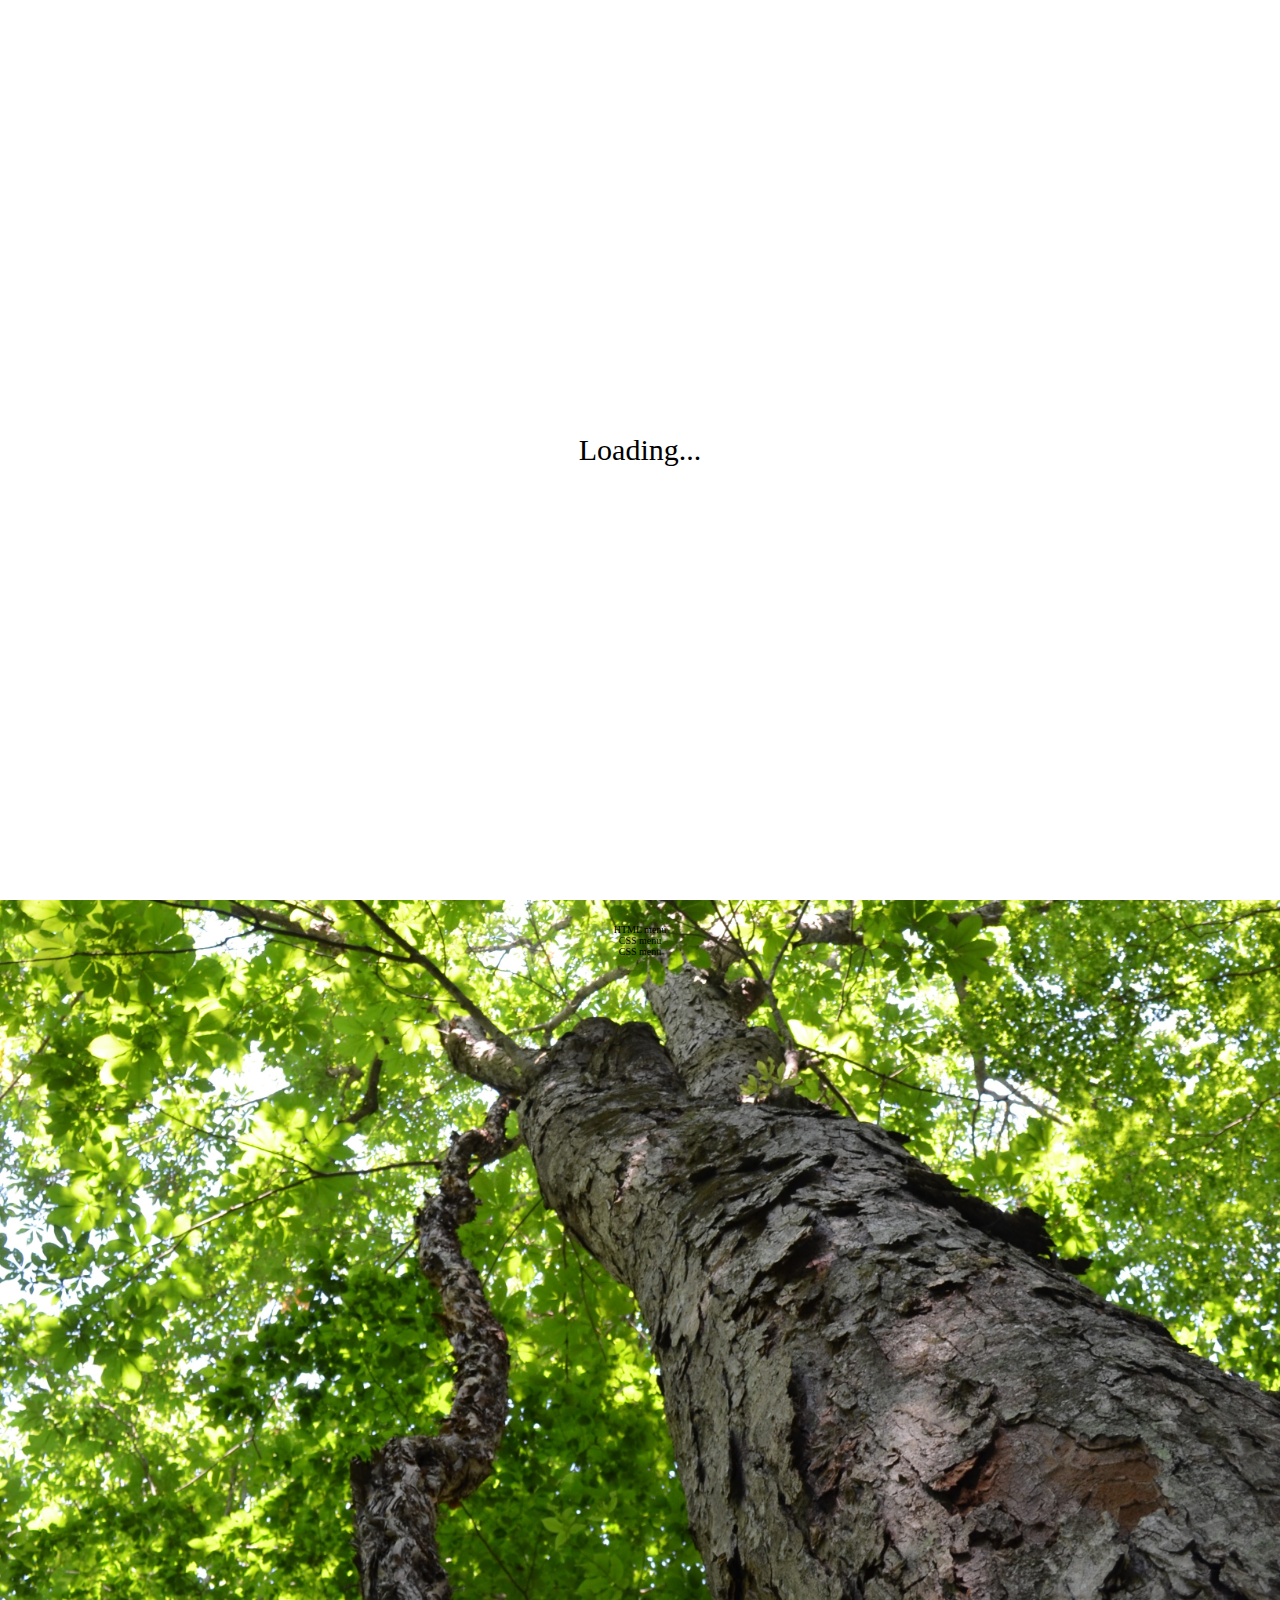
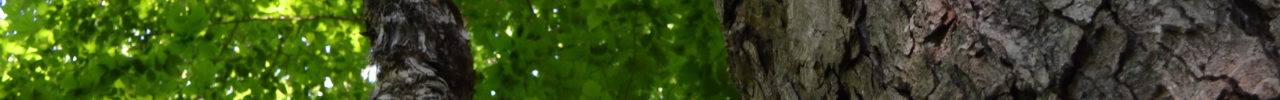
<file: index.html>
<!DOCTYPE html>
<html lang="ja">

<head>
  <meta charset="UTF-8">
  <meta name="viewport" content="width=device-width, initial-scale=1.0">
  <title>K-Dictionary</title>
  <link rel="stylesheet" href="css/style.css">
  <link rel="icon" href="favicon.ico" />
  <link rel="apple-touch-icon" href="image/apple-touch-icon.png" sizes="180×180">
  <script src="https://ajax.googleapis.com/ajax/libs/jquery/1.12.4/jquery.min.js"></script>
  <script>

  </script>
</head>

<body>
  <div id="loading" class="loading active">
    <div class="loadingText">Loading...</div>
  </div>
  <header class="header">
    <img src="image/logo-w.png" alt="K-Dictionary">
    <nav>
      <ul>
        <li><a href="">HTML</a></li>
        <li><a href="css.html">CSS</a></li>
        <li><a href="">JavaScript</a></li>
        <li><a href="about.html">ABOUT</a></li>
      </ul>
    </nav>

  </header>
  <div id="humberger">
    <div></div>
    <div></div>
    <div></div>
  </div>
  <ul class="h-menu">
    <li class="menu">～ Menu ～</li>
    <li class="item"><a href="">HTML</a></li>
    <li class="item
        "><a href="css.html">CSS</a></li>
    <li class="item"><a href="">JavaScript</a></li>
    <li class="item about"><a href="about.html">ABOUT</a></li>
  </ul>
  <div class="container_index">
    <h1>Kakedashi Dictionary</h1>
    <img src="/image/dictionary.png">
    <p>駆け出しによる　駆け出しのための Dictionary です　</p>
    <p>いつでも手に取ってご覧ください
    </p>
    <ul>
      <li><a href="">HTML</a></li>
      <li><a href="css.html">CSS</a></li>
      <li><a href="">JavaScript</a></li>
    </ul>
    <section class="contents-menu">
    <dl>
      <dt class="html-menu">HTML menu</dt>
      <dd>
        <ul class="main-ul">
          <li class="main-menu"><a href="">HTMLって何？</a></li>
          <li class="main-menu"><a href="">header</a></li>
          <li class="main-menu"><a href="">body</a></li>
          <li class="main-menu"><a href="">footer</a></li>
        </ul>
      </dd>
      <dt class="css-menu">CSS menu</dt>
      <dd>
        <ul class="main-ul">
          <li class="main-menu"><a href="">border</a></li>
          <li class="main-menu"><a href="">position</a></li>
          <li class="main-menu"><a href="">font-size</a></li>
        </ul>
      </dd>
      <dt class="java-menu">CSS menu</dt>
      <dd>
        <ul class="main-ul">
          <li class="main-menu"><a href="">border</a></li>
          <li class="main-menu"><a href="">position</a></li>
          <li class="main-menu"><a href="">font-size</a></li>
        </ul>
      </dd>
    </dl>
    </section>
  </div>
  <footer>
    <img class="logo" src="/image/3288.png">
    <ul>
      <li><a href="https://twitter.com/hitomidesu888"><img src="/image/twitter.png"></a></li>
      <li><a href="mailto:kakedashi.dictionary@gmail.com"><img src="/image/email.png"></a></li>
      <li></li>
    </ul>

    <p>© All rights reserved by Kakedashi Dictionary.</p>
  </footer>
  <script src="jquery.min.js"></script>
  <script>
    $(window).on('load', function () {
      setTimeout(function () {
        $('#loading').removeClass('active')
      }, 1000);
    })

    $('.h-menu').hide();
    $('#humberger').on('click', function () {
      $('.h-menu').slideToggle();
    })

    $('.h-menu').on('click', function () {
      $('.h-menu').slideToggle();
    })

    $('dd').hide();
    $('dt').on('click',function ()
    {
      $(this).next().slideToggle();
    })
  </script>
</body>

</html>
</file>
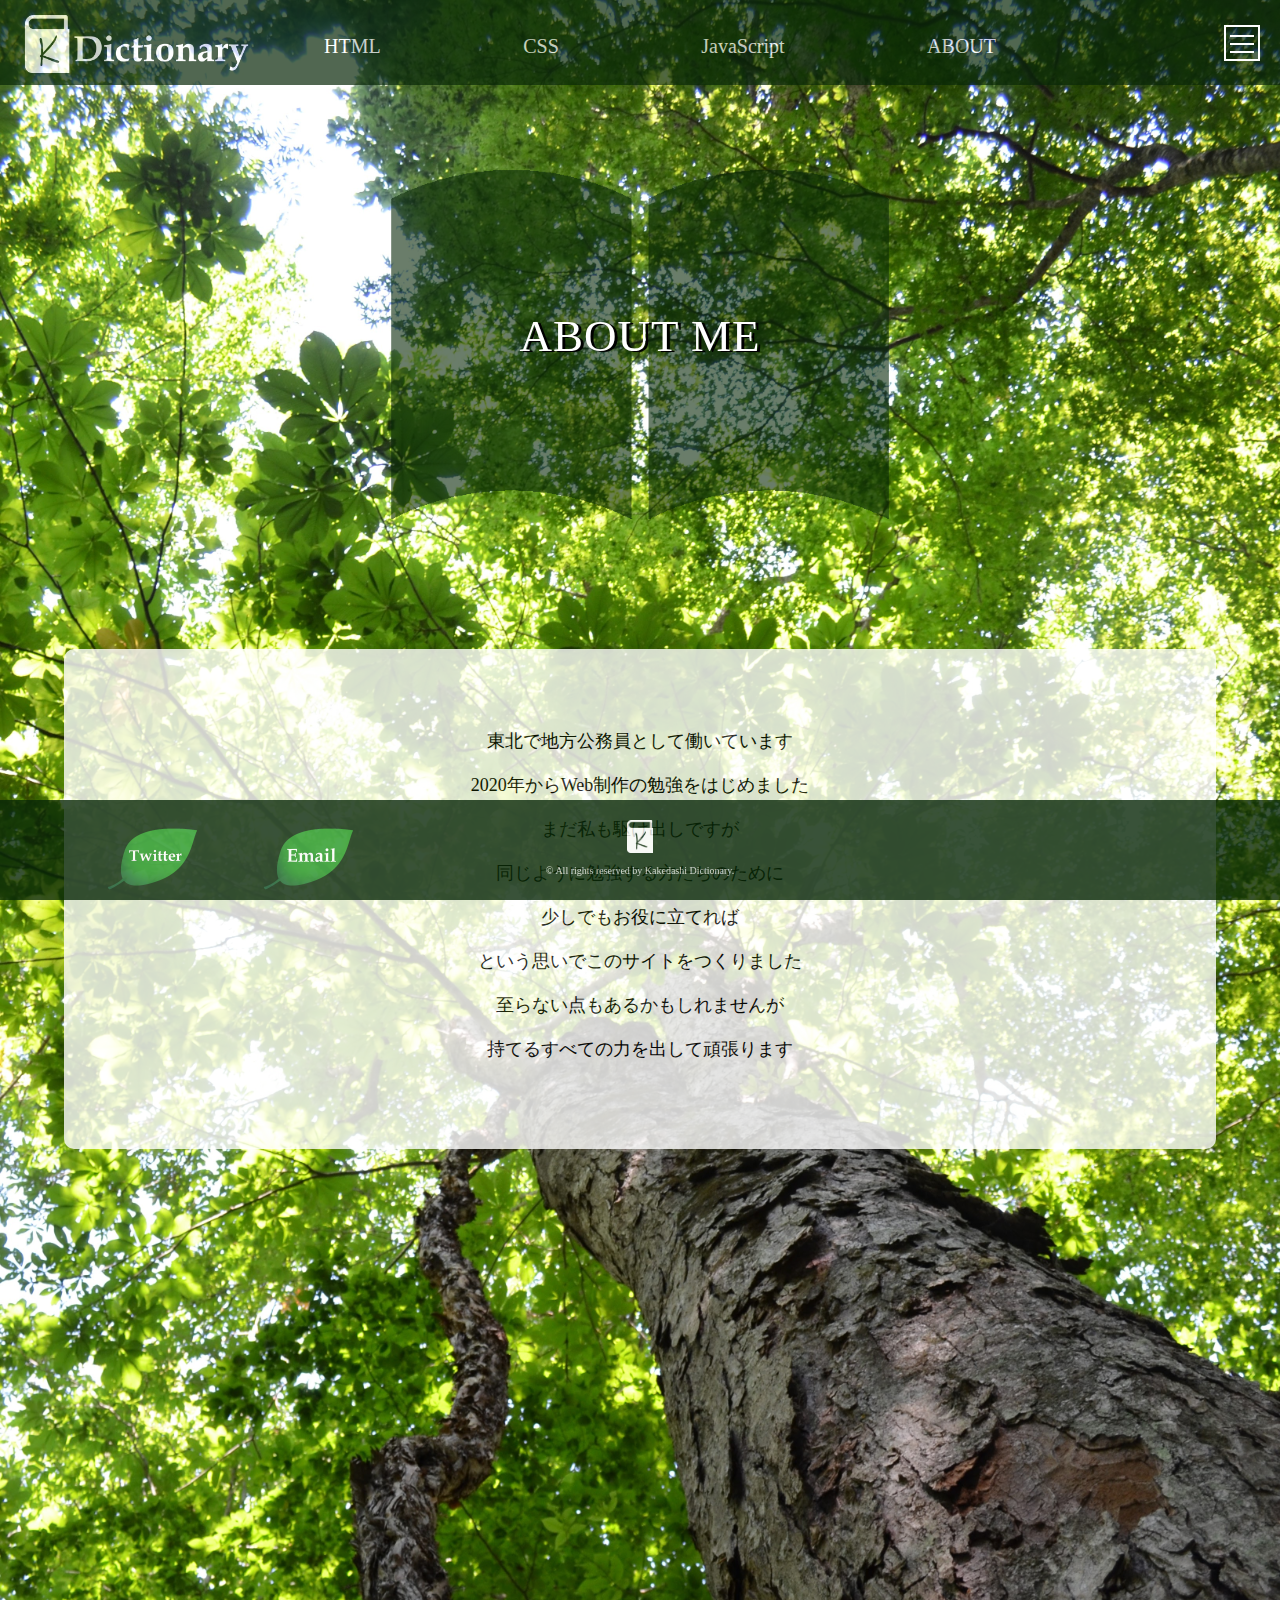
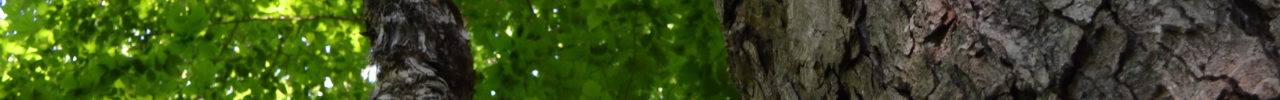
<file: about.html>
<!DOCTYPE html>
<html lang="ja">
  <head>
    <meta charset="UTF-8">
    <meta name="viewport" content="width=device-width, initial-scale=1.0">
    <title>K-Dictionary</title>
    <link rel="stylesheet" href="css/style.css">
    <link rel="icon" href="favicon.ico" />
    <link rel="apple-touch-icon" href="image/apple-touch-icon.png" sizes="180×180">
    <script src="https://ajax.googleapis.com/ajax/libs/jquery/1.12.4/jquery.min.js"></script>
    <script>
      
    </script>
  </head>
  <body>
      <header class="header">
        <a href="index.html"><img src="image/logo-w.png" alt="KAKEDASHI Dictionary"></a>
        <nav>
            <ul>
                <li><a href="">HTML</a></li>
                <li><a href="css.html">CSS</a></li>
                <li><a href="">JavaScript</a></li>
                <li><a href="">ABOUT</a></li>
            </ul>
        </nav>
        
      </header>

      <div id="humberger">
        <div></div>
        <div></div>
        <div></div>
      </div>
      <ul class="h-menu">
        <li class="menu">～ Menu ～</li>
        <li class="item"><a href="">HTML</a></li>
        <li class="item
        "><a href="css.html">CSS</a></li>
        <li class="item"><a href="">JavaScript</a></li>
        <li class="item"><a href="about.html">ABOUT</a></li>
    </ul>
  <div class="container_index">
    <h1 class="aboutme">ABOUT ME</h1>
    <img src="/image/dictionary.png">
    <div class="container-about">
      <p>東北で地方公務員として働いています</p>
      <p>2020年からWeb制作の勉強をはじめました</p>
      <p>まだ私も駆け出しですが</p>
      <p>同じように勉強する方たちのために</p>
      <p>少しでもお役に立てれば</p>
      <p>という思いでこのサイトをつくりました</p>
      <p>至らない点もあるかもしれませんが</p>
      <p>持てるすべての力を出して頑張ります</p>
      
    </div>
    
  </div>
  <footer>
    <img class="logo" src="/image/3288.png">
    <ul>
      <li><a href="https://twitter.com/hitomidesu888"><img src="/image/twitter.png"></a></li>
        <li><a href="mailto:kakedashi.dictionary@gmail.com"><img src="/image/email.png"></a></li>
      <li></li>
    </ul>
    
    <p>© All rights reserved by Kakedashi Dictionary.</p>
  </footer>
  <script src="jquery.min.js"></script>
  <script>
    $('.h-menu').hide();
    $('#humberger').on('click',function(){
      $('.h-menu').slideToggle();
    })

    $('#humberger').on('click',function(){
      $('.header').css('opacity',.9);

    })
    $('.h-menu').on('click',function(){
      $('.h-menu').slideToggle();
    })
  </script>
    </body>
</html>
</file>
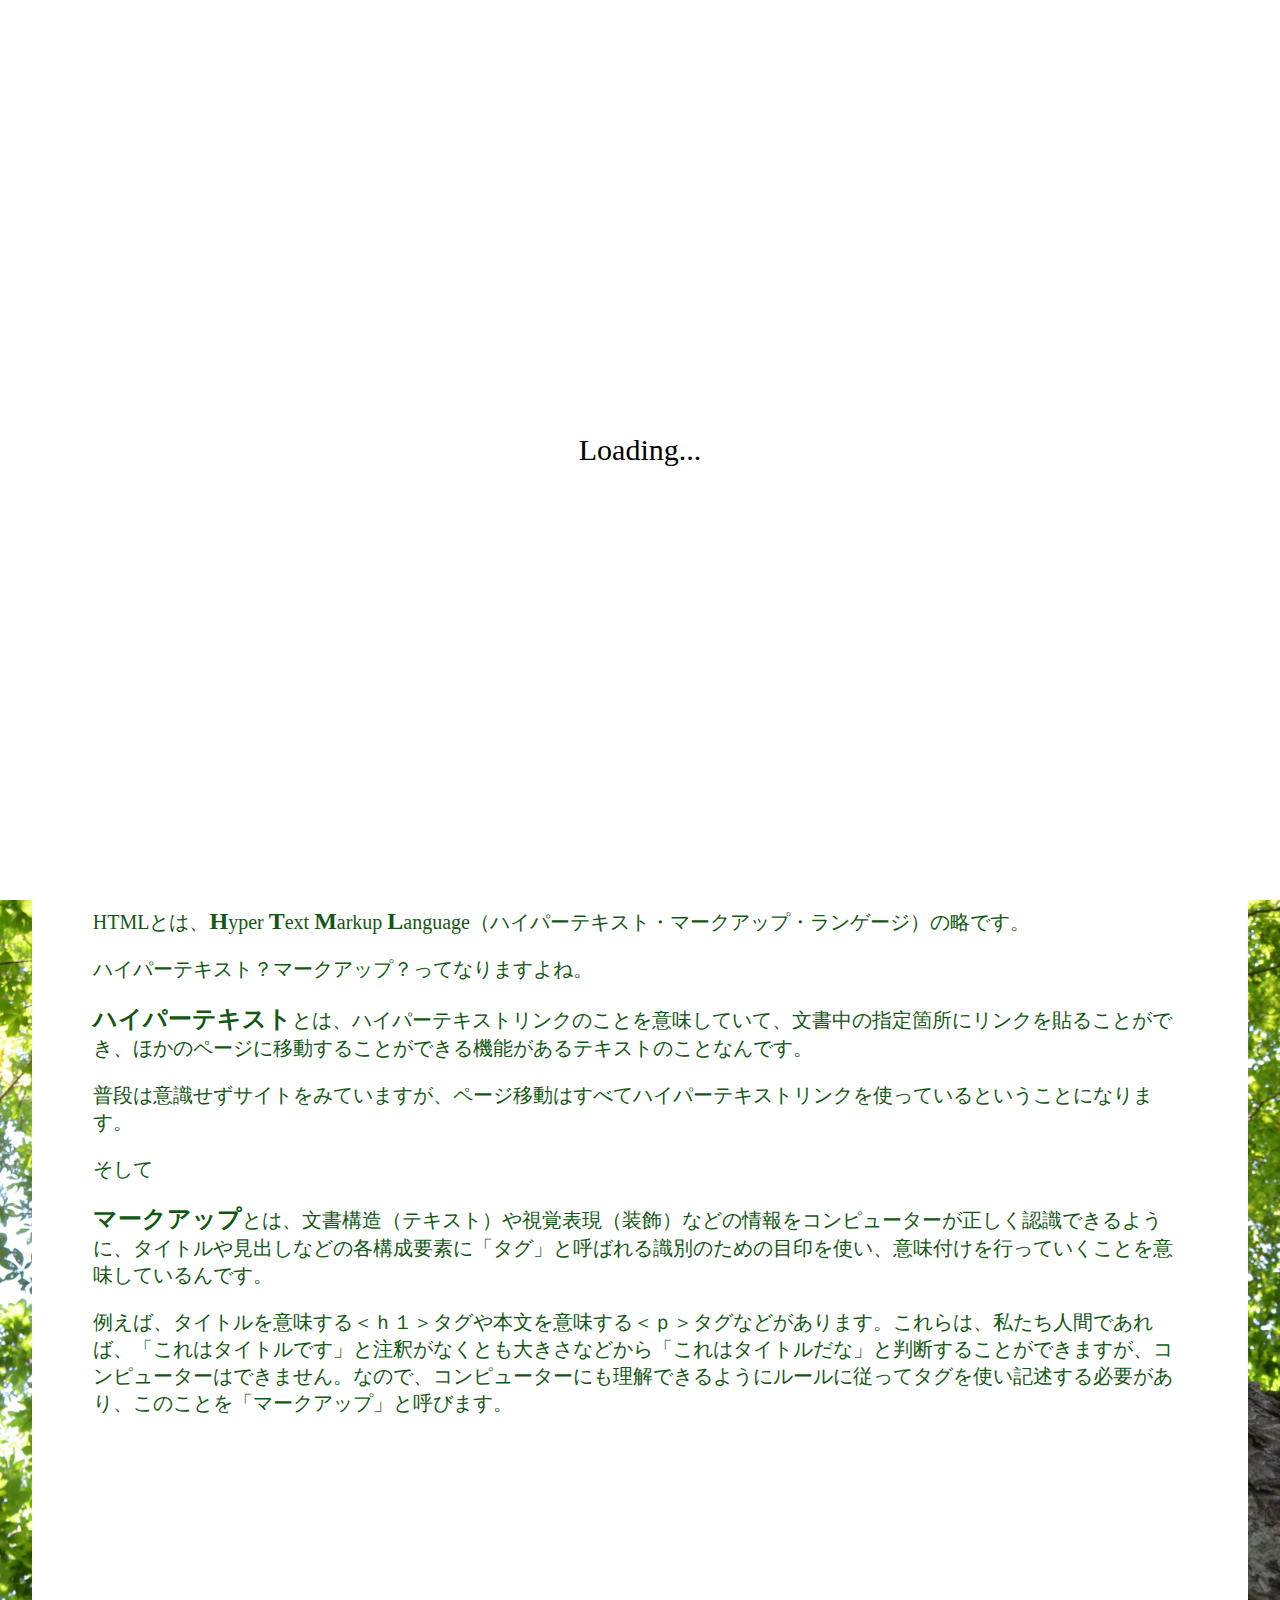
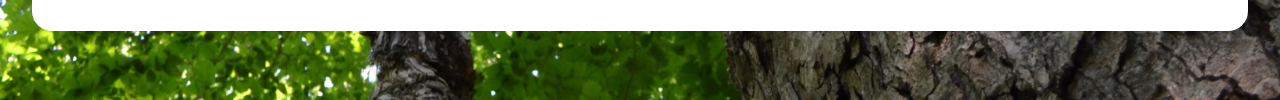
<file: abouthtml.html>
<!DOCTYPE html>
<html lang="ja">

<head>
  <meta charset="UTF-8">
  <meta name="viewport" content="width=device-width, initial-scale=1.0">
  <title>HTMLって何？</title>
  <link rel="stylesheet" href="css/style.css">
  <link rel="icon" href="favicon.ico" />
  <link rel="apple-touch-icon" href="image/apple-touch-icon.png" sizes="180×180">
  <script src="https://ajax.googleapis.com/ajax/libs/jquery/1.12.4/jquery.min.js"></script>
  <script>

  </script>
</head>

<body>
  <div id="loading" class="loading active">
    <div class="loadingText">Loading...</div>
  </div>
  <header class="header">
    <img src="image/logo-w.png" alt="K-Dictionary">
    <nav>
      <ul>
        <li><a href="">HTML</a></li>
        <li><a href="css.html">CSS</a></li>
        <li><a href="">JavaScript</a></li>
        <li><a href="about.html">ABOUT</a></li>
      </ul>
    </nav>

  </header>
  <div id="humberger">
    <div></div>
    <div></div>
    <div></div>
  </div>
  <ul class="h-menu">
    <li class="menu">～ Menu ～</li>
    <li class="item"><a href="html.html">HTML</a></li>
    <li class="item
        "><a href="css.html">CSS</a></li>
    <li class="item"><a href="javascript.html">JavaScript</a></li>
    <li class="item about"><a href="about.html">ABOUT</a></li>
  </ul>
  <div class="container_index">
    <h1>HTMLってなに？</h1>
    <img src="/image/dictionary.png">
    <p>ここではＨＴＭＬについて解説します</p>
    <p></p>
    <div class="section">
      <div>
        <h1>そもそも何の略？</h1>
        <p>HTMLとは、<span>H</span>yper <span>T</span>ext <span>M</span>arkup <span>L</span>anguage（ハイパーテキスト・マークアップ・ランゲージ）の略です。</p>
        <p>ハイパーテキスト？マークアップ？ってなりますよね。
        </p>
        <p><span>ハイパーテキスト</span>とは、ハイパーテキストリンクのことを意味していて、文書中の指定箇所にリンクを貼ることができ、ほかのページに移動することができる機能があるテキストのことなんです。</p>
        <p>普段は意識せずサイトをみていますが、ページ移動はすべてハイパーテキストリンクを使っているということになります。</p>
        <p>そして</p>
        <p><span>マークアップ</span>とは、文書構造（テキスト）や視覚表現（装飾）などの情報をコンピューターが正しく認識できるように、タイトルや見出しなどの各構成要素に「タグ」と呼ばれる識別のための目印を使い、意味付けを行っていくことを意味しているんです。</p>
        <p>例えば、タイトルを意味する＜ｈ１＞タグや本文を意味する＜ｐ＞タグなどがあります。これらは、私たち人間であれば、「これはタイトルです」と注釈がなくとも大きさなどから「これはタイトルだな」と判断することができますが、コンピューターはできません。なので、コンピューターにも理解できるようにルールに従ってタグを使い記述する必要があり、このことを「マークアップ」と呼びます。
        </p>
      </div>
    </div>
    
  </div>
  
  <footer>
    <img class="logo" src="/image/3288.png">
    <ul>
      <li><a href="https://twitter.com/hitomidesu888"><img src="/image/twitter.png"></a></li>
      <li><a href="mailto:kakedashi.dictionary@gmail.com"><img src="/image/email.png"></a></li>
      <li></li>
    </ul>

    <p>© All rights reserved by Kakedashi Dictionary.</p>
  </footer>
  <script src="jquery.min.js"></script>
  <script>
    $(window).on('load', function () {
      setTimeout(function () {
        $('#loading').removeClass('active')
      }, 1000);
    })

    $('.h-menu').hide();
    $('#humberger').on('click', function () {
      $('.h-menu').slideToggle();
    })

    $('.h-menu').on('click', function () {
      $('.h-menu').slideToggle();
    })

    $('.html-menu').on('click', function () {
      $('.html').slideToggle();
    })
  </script>
</body>

</html>
</file>
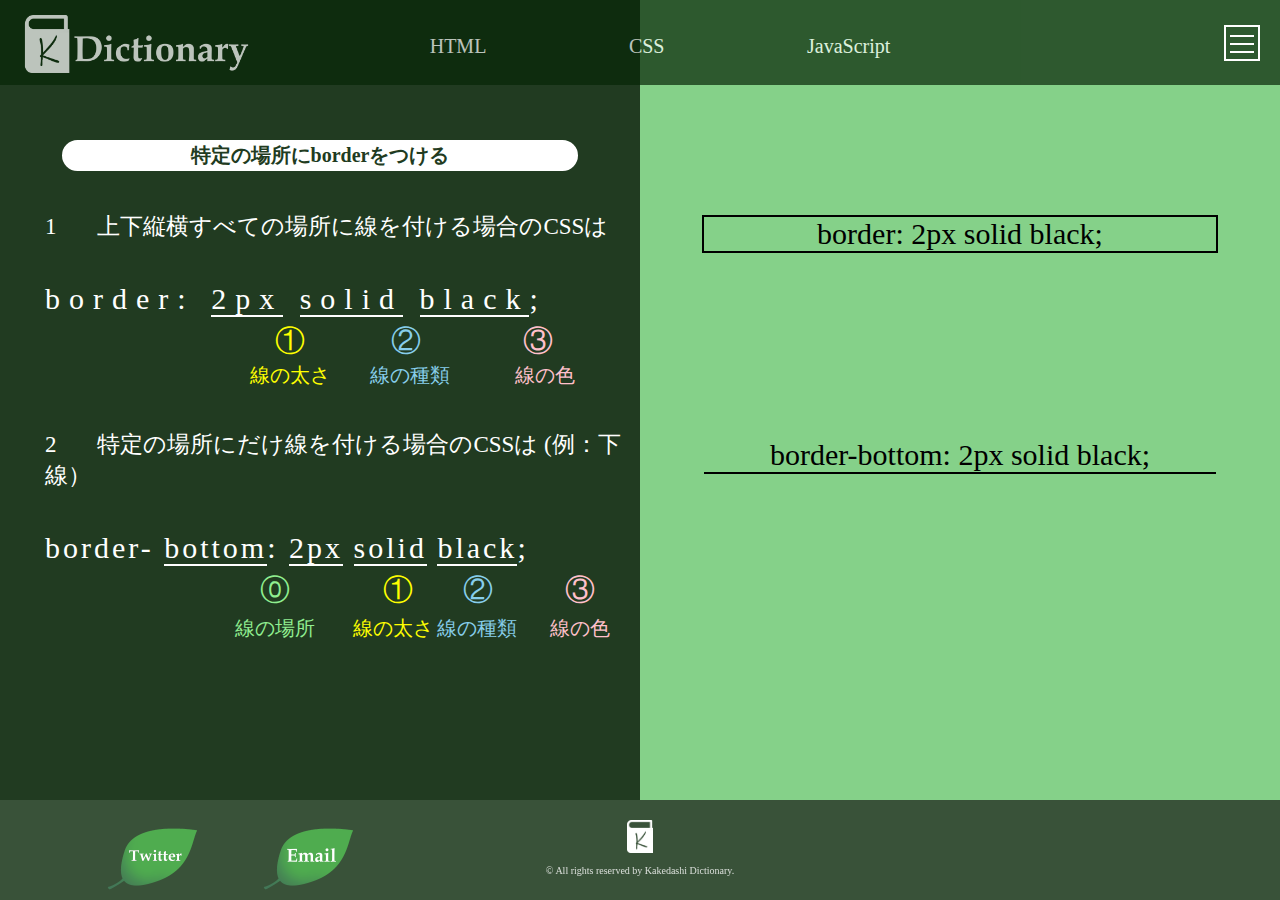
<file: border-position.html>
<!DOCTYPE html>
<html lang="ja">
  <head>
    <meta charset="UTF-8">
    <meta name="viewport" content="width=device-width, initial-scale=1.0">
    <title>NinjaCodePractice</title>
    <link rel="stylesheet" href="css/style.css">
  </head>
  <body>
    <header class="header">
      <a href="index.html"><img src="image/logo-w.png" alt="KAKEDASHI Dictionary"></a>
      <nav>
          <ul>
              <li><a href="">HTML</a></li>
              <li><a href="">CSS</a></li>
              <li><a href="">JavaScript</a></li>
          </ul>
      </nav>  
  </header>
  <div id="humberger">
    <div></div>
    <div></div>
    <div></div>
  </div>
  <ul class="h-menu">
    <li class="menu">～ Menu ～</li>
    <li class="item"><a href="">HTML</a></li>
    <li class="item
    "><a href="css.html">CSS</a></li>
    <li class="item"><a href="">JavaScript</a></li>
    <li class="item about"><a href="about.html">ABOUT</a></li>
</ul>
  <div class="container">
    <div class="code">
      <h1>
      特定の場所にborderをつける
      </h1>
      <p> 1⃣　上下縦横すべての場所に線を付ける場合のCSSは</p>
      <p class="css1">
      border: <span>2px</span> <span>solid</span> <span>black</span>;
      </p>
      <p class="css1-2">
        <span class="a1 border n1">①    </span>    <span class="a2 border n2">②  </span>    
        <span class="a3 border n3">③  </span>  
      </p>
      <p class="a1-1">
    　<span class="n1-word">線の太さ</span>
      <span class="n2-word">線の種類</span>
      <span class="n3-word">線の色</span>
      </p>
      <p> 2⃣　特定の場所にだけ線を付ける場合のCSSは (例：下線）</p>
      <p class="css2">
        border-
        <span class="nonrem">bottom</span>: 
        <span>2px</span>
        <span>solid</span>
        <span>black</span>;
      </p>
      <p class="css2-2">
        <span class="a0 border n0">⓪</span>
        <span class="a1 border n1">①</span>
        <span class="a2 border n2">②</span>
        <span class="a3 border n3">③</span>
      </p>
      <p class="a2-1">
        <span class="a0 border">線の場所</span>
      　<span class="a1 border">線の太さ</span>
        <span class="a2 border">線の種類</span>
        <span class="a3 border">線の色</span>
      </p>

      
    </div>
    <div class="hyouji">
      <p class="css1">
        border: 2px solid black;
      </p>
      <p class="css2">
        border-bottom: 2px solid black;
      </p>
     
   </div>
  </div>
  <footer>
    <img class="logo" src="/image/3288.png">
    <ul>
      <li><a href="https://twitter.com/hitomidesu888"><img src="/image/twitter.png"></a></li>
        <li><a href="mailto:kakedashi.dictionary@gmail.com"><img src="/image/email.png"></a></li>
      <li></li>
    </ul>
    
    <p>© All rights reserved by Kakedashi Dictionary.</p>
</footer>
<script src="jquery.min.js"></script>
  <script>
    $(window).on('load',function(){
      setTimeout(function(){
      $('#loading').removeClass('active')},1000);
    })

    $('.h-menu').hide();
    $('#humberger').on('click',function(){
      $('.h-menu').slideToggle();
    })

    $('#humberger').on('click',function(){
      $('.header').css('opacity',.9);

    })
    $('.h-menu').on('click',function(){
      $('.h-menu').slideToggle();
    })

  </script>
    </body>
</html>
</file>
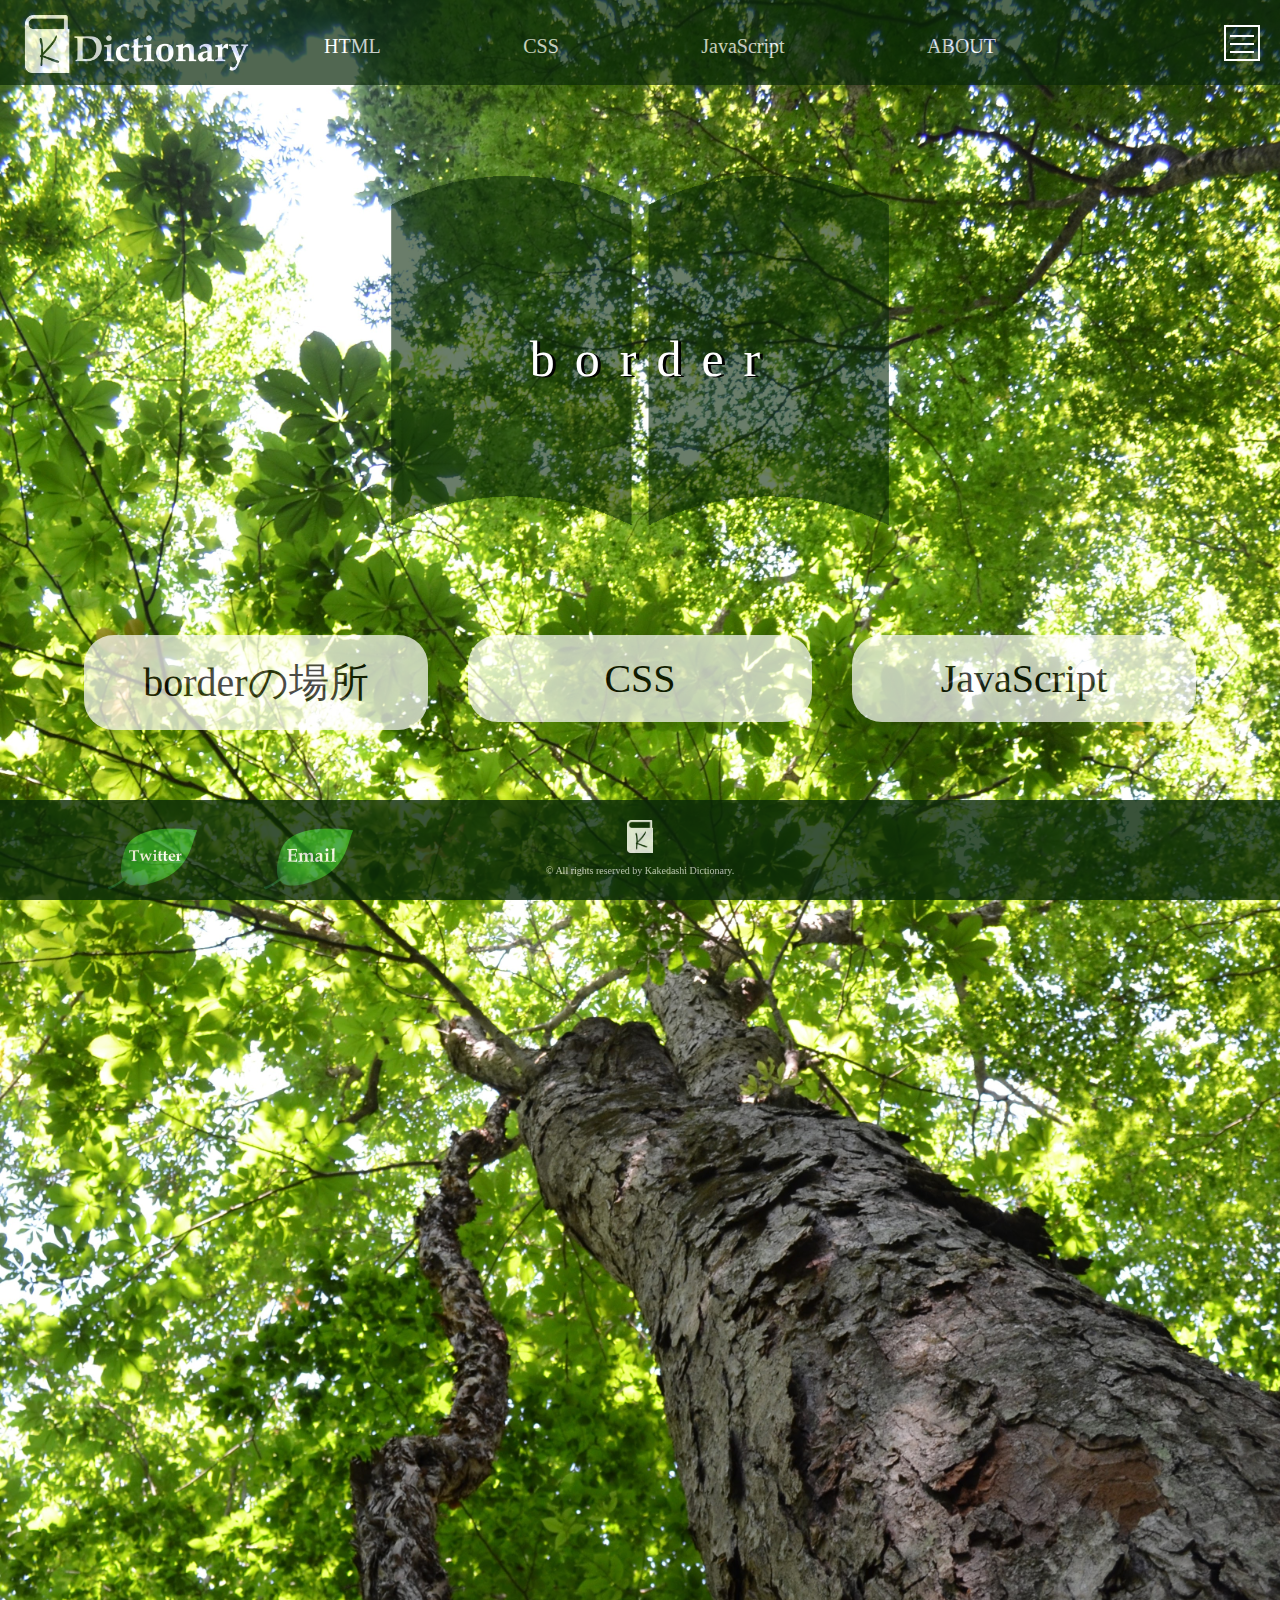
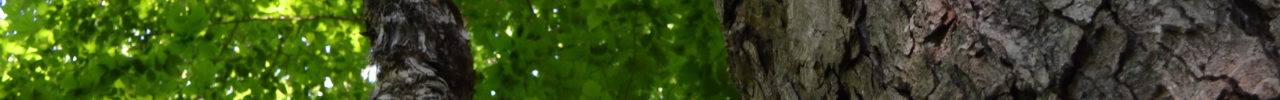
<file: css-border.html>
<!DOCTYPE html>
<html lang="ja">
<head>
  <meta charset="UTF-8">
  <meta name="viewport" content="width=device-width, initial-scale=1.0">
  <title>CSS</title>
  <link rel="stylesheet" href="css/style.css">
  <link rel="icon" href="favicon.ico">
</head>
<body>
  <body>
    <header class="header">
      <a href="index.html"><img src="image/logo-w.png" alt="KAKEDASHI Dictionary"></a>
      <nav>
          <ul>
              <li><a href="">HTML</a></li>
              <li><a href="css.html">CSS</a></li>
              <li><a href="">JavaScript</a></li>
              <li><a href="about.html">ABOUT</a></li>
          </ul>
      </nav>
      
  </header>

  <div id="humberger">
    <div></div>
    <div></div>
    <div></div>
  </div>
  <ul class="h-menu">
    <li class="menu">～ Menu ～</li>
    <li class="item"><a href="">HTML</a></li>
    <li class="item
    "><a href="css.html">CSS</a></li>
    <li class="item"><a href="">JavaScript</a></li>
    <li class="item"><a href="about.html">ABOUT</a></li>
</ul>
<div class="container_index">
  <h1 class="css-h1"> border</h1>
  <img src="/image/dictionary.png">
  <ul class="ul-css">
    <li><a href="border-position.html">borderの場所</a></li>
    <li><a href="">CSS</a></li>
    <li><a href="">JavaScript</a></li>
</ul>
</div>
<footer>
    <img class="logo" src="/image/3288.png">
    <ul>
      <li><a href="https://twitter.com/hitomidesu888"><img src="/image/twitter.png"></a></li>
        <li><a href="mailto:kakedashi.dictionary@gmail.com"><img src="/image/email.png"></a></li>
      <li></li>
    </ul>
    
    <p>© All rights reserved by Kakedashi Dictionary.</p>
</footer>
<script src="jquery.min.js"></script>
  <script>
    $('.h-menu').hide();
    $('#humberger').on('click',function(){
      $('.h-menu').slideToggle();
    })

    $('.h-menu').on('click',function(){
      $('.h-menu').slideToggle();
    })
    
  </script>
</body>
</html>
</file>
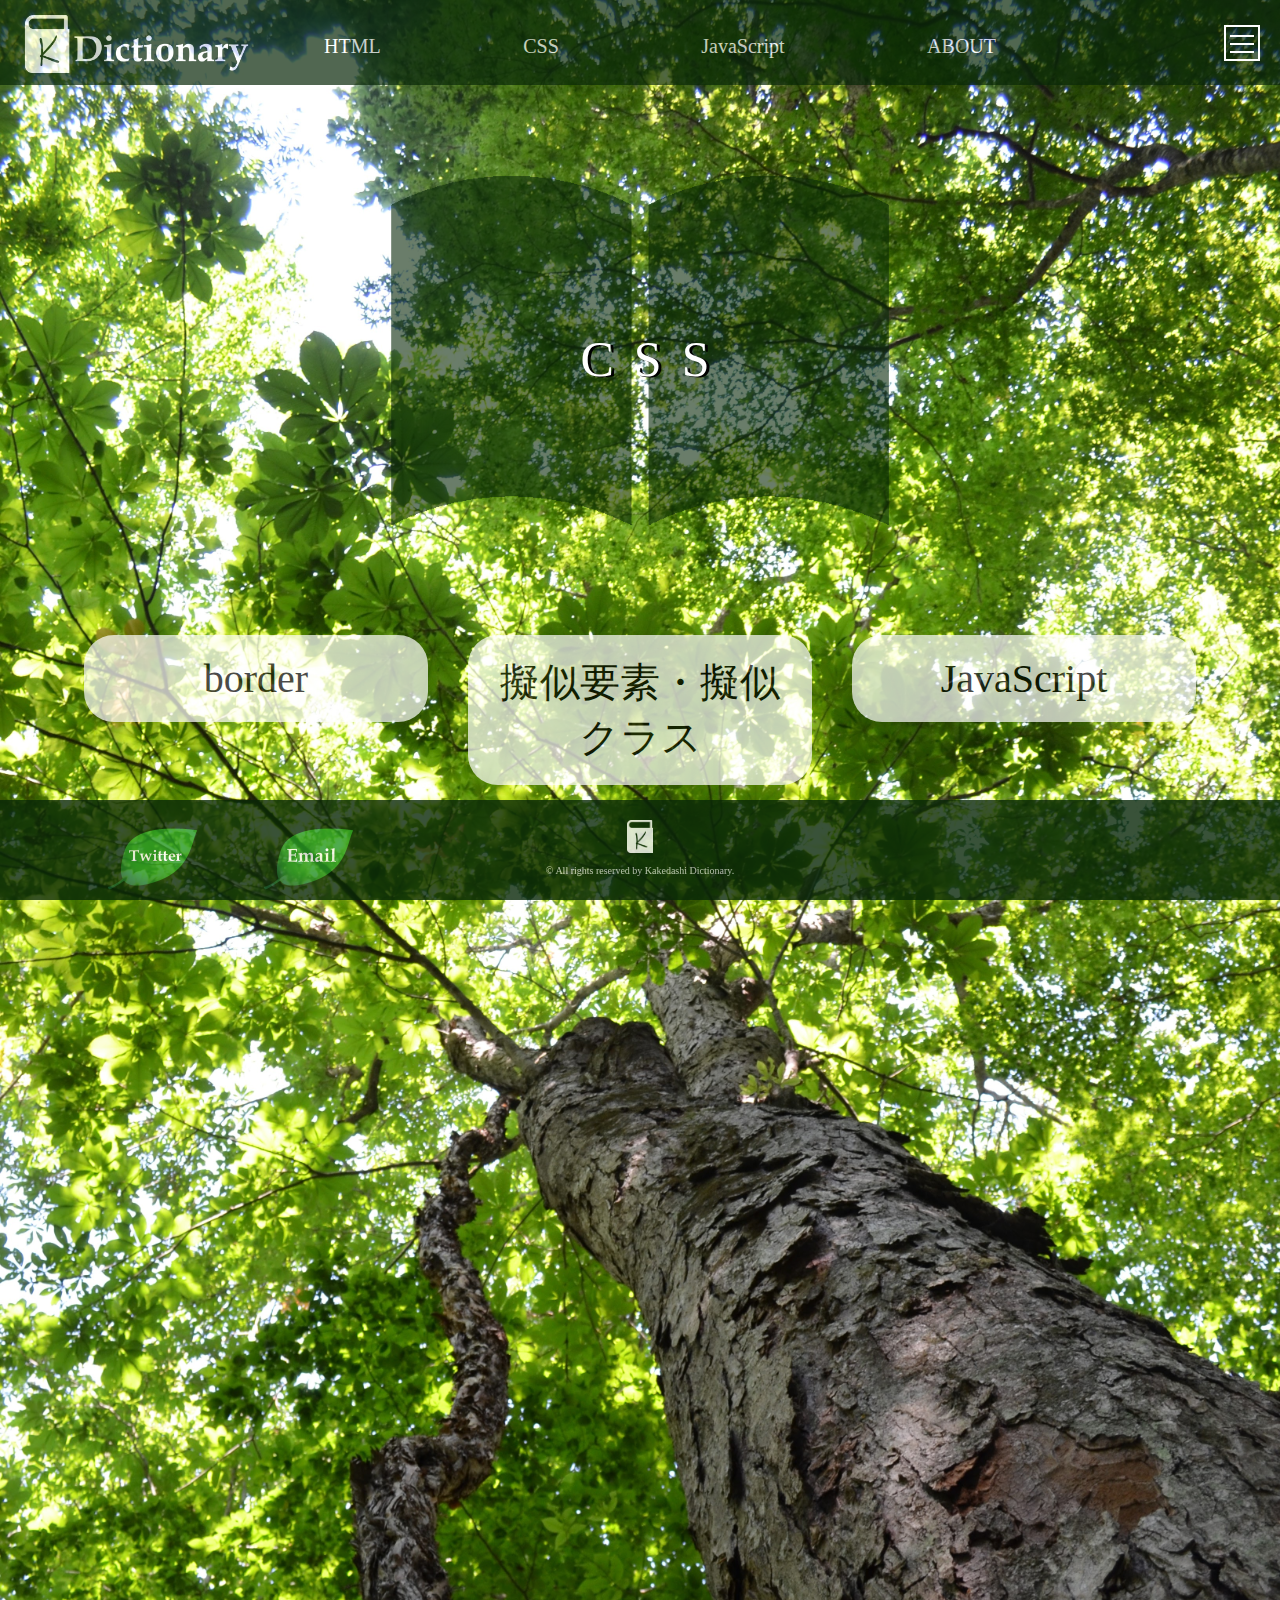
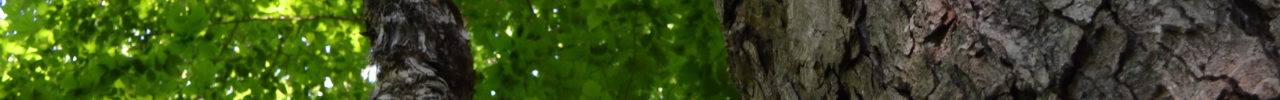
<file: css.html>
<!DOCTYPE html>
<html lang="ja">
<head>
  <meta charset="UTF-8">
  <meta name="viewport" content="width=device-width, initial-scale=1.0">
  <title>CSS</title>
  <link rel="stylesheet" href="css/style.css">
  <link rel="icon" href="favicon.ico">
</head>
<body>
  <body>
    <header class="header">
      <a href="index.html"><img src="image/logo-w.png" alt="KAKEDASHI Dictionary"></a>
      <nav>
          <ul>
              <li><a href="">HTML</a></li>
              <li><a href="css.html">CSS</a></li>
              <li><a href="">JavaScript</a></li>
              <li><a href="about.html">ABOUT</a></li>
          </ul>
      </nav>
      
  </header>
  <div id="humberger">
    <div></div>
    <div></div>
    <div></div>
  </div>
  <ul class="h-menu">
    <li class="menu">～ Menu ～</li>
    <li class="item"><a href="">HTML</a></li>
    <li class="item
    "><a href="css.html">CSS</a></li>
    <li class="item"><a href="">JavaScript</a></li>
    <li class="item"><a href="about.html">ABOUT</a></li>
</ul>
<div class="container_index">
  <h1 class="css-h1"> CSS</h1>
  <img src="/image/dictionary.png">
  <ul class="ul-css">
    <li><a href="css-border.html">border</a></li>
    <li><a href="pseudo-elements.html">擬似要素・擬似クラス</a></li>
    <li><a href="">JavaScript</a></li>
</ul>
</div>
<footer>
    <img class="logo" src="/image/3288.png">
    <ul>
      <li><a href="https://twitter.com/hitomidesu888"><img src="/image/twitter.png"></a></li>
        <li><a href="mailto:kakedashi.dictionary@gmail.com"><img src="/image/email.png"></a></li>
      <li></li>
    </ul>
    
    <p>© All rights reserved by Kakedashi Dictionary.</p>
</footer>
<script src="jquery.min.js"></script>
  <script>
    $('.h-menu').hide();
    $('#humberger').on('click',function(){
      $('.h-menu').slideToggle();
    })

    $('#humberger').on('click',function(){
      $('.header').css('opacity',.9);

    })
    $('.h-menu').on('click',function(){
      $('.h-menu').slideToggle();
    })
    
    $('.h-menu').on('click',function(){
      $('.header').css('opacity',.6);
    })
  </script>
</body>
</html>
</file>
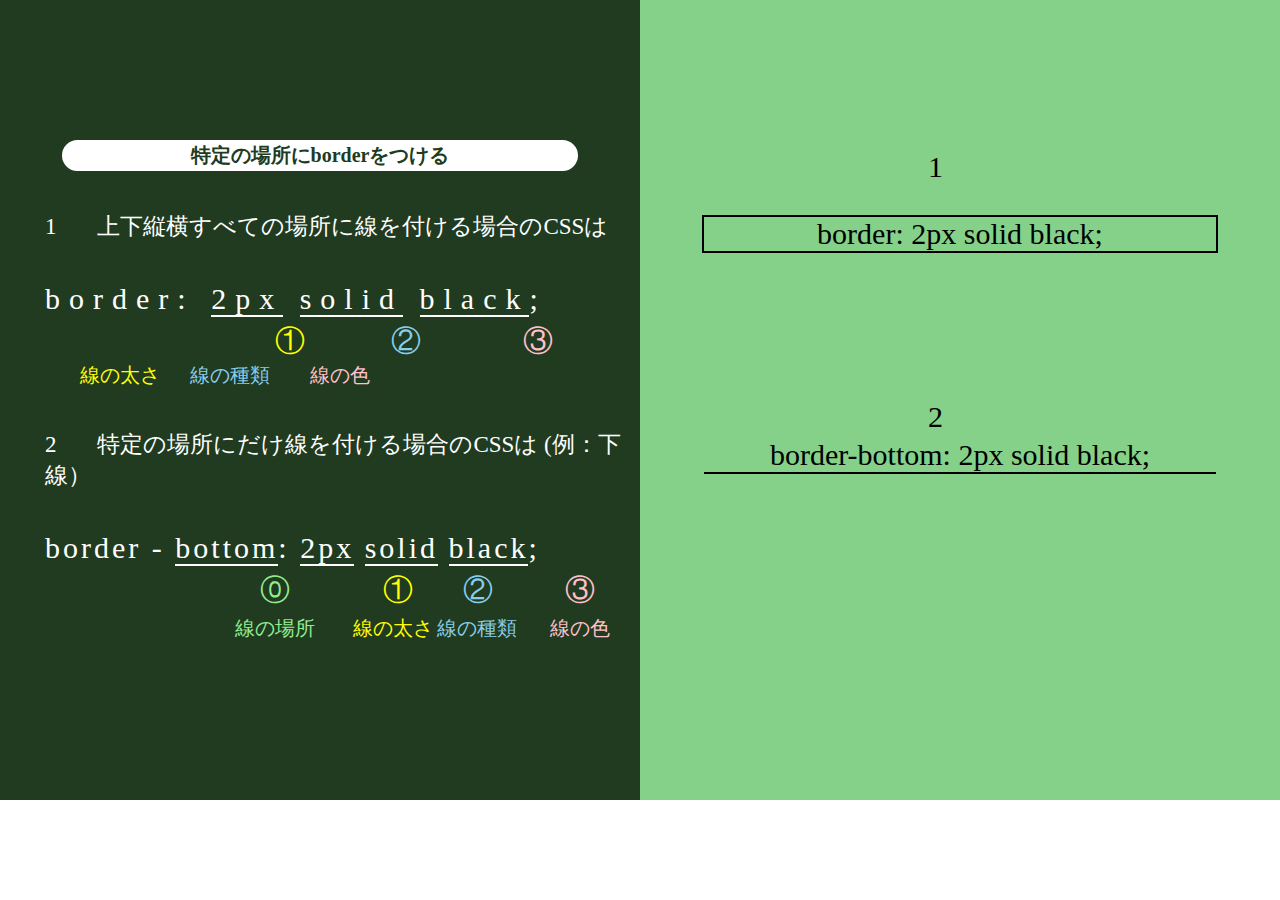
<file: csslesson1.html>
<!DOCTYPE html>
<html lang="ja">
  <head>
    <meta charset="UTF-8">
    <title>NinjaCodePractice</title>
    <link rel="stylesheet" href="css/style.css">
  </head>
  <body>
  <div class="container">
    <div class="code">
      <h1>
      特定の場所にborderをつける
      </h1>
      <p> 1⃣　上下縦横すべての場所に線を付ける場合のCSSは</p>
      <p class="css1">
      border: <span>2px</span> <span>solid</span> <span>black</span>;
      </p>
      <p class="css1-2">
        <span class="a1 border n1">①    </span>    <span class="a2 border n2">②  </span>    
        <span class="a3 border n3">③  </span>  
      </p>
      <p class="a1-1">
    　<span class="a1 border">線の太さ</span>
      <span class="a2 border">線の種類</span>
      <span class="a3 border">線の色</span>
      </p>
      <p> 2⃣　特定の場所にだけ線を付ける場合のCSSは (例：下線）</p>
      <p class="css2">
        border -
        <span class="nonrem">bottom</span>: 
        <span>2px</span>
        <span>solid</span>
        <span>black</span>;
      </p>
      <p class="css2-2">
        <span class="a0 border n0">⓪</span>
        <span class="a1 border n1">①</span>
        <span class="a2 border n2">②</span>
        <span class="a3 border n3">③</span>
      </p>
      <p class="a2-1">
        <span class="a0 border">線の場所</span>
      　<span class="a1 border">線の太さ</span>
        <span class="a2 border">線の種類</span>
        <span class="a3 border">線の色</span>
      </p>

      
    </div>
    <div class="hyouji">
      <p class="number hako1">1⃣</p>
      <p class="css1">
        border: 2px solid black;
      </p>
      <p class="number hako2">2⃣</p>
      <p class="css2">
        border-bottom: 2px solid black;
      </p>
     
   </div>
  </div>
    </body>
</html>
</file>
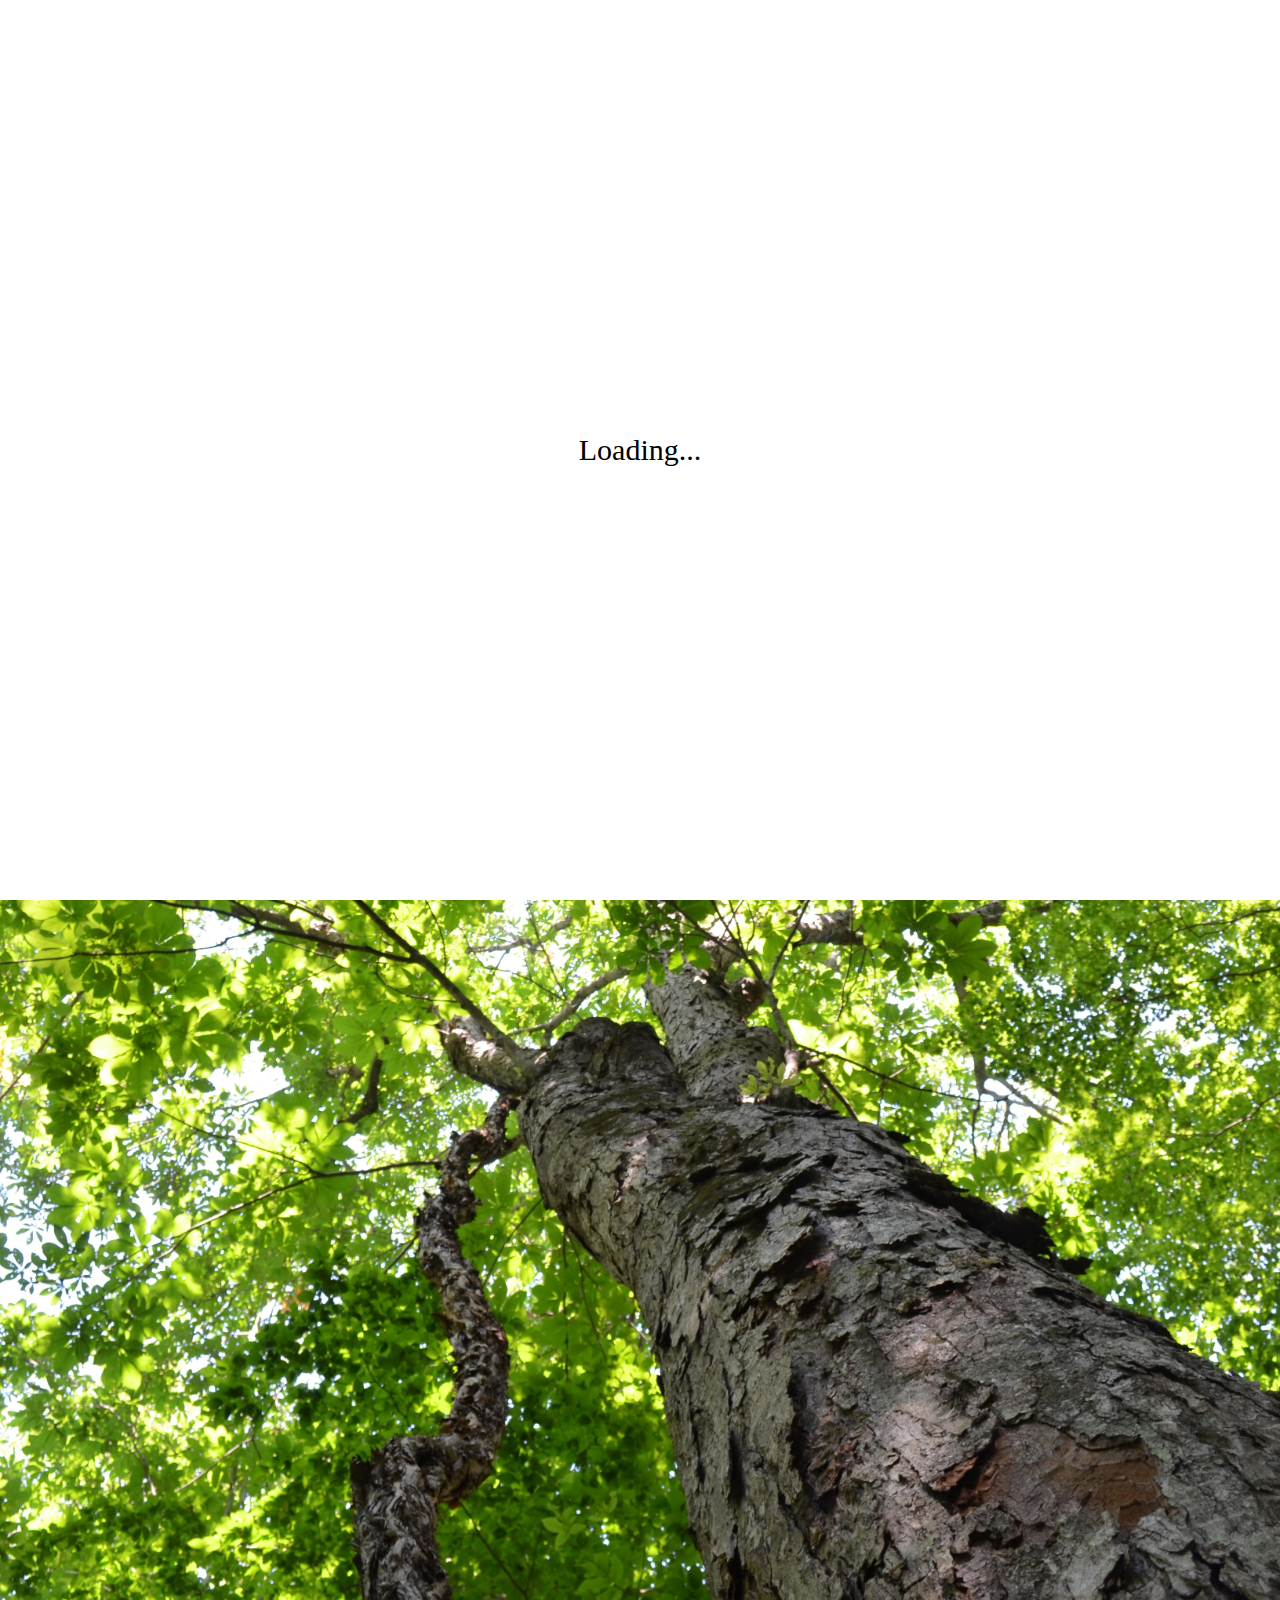
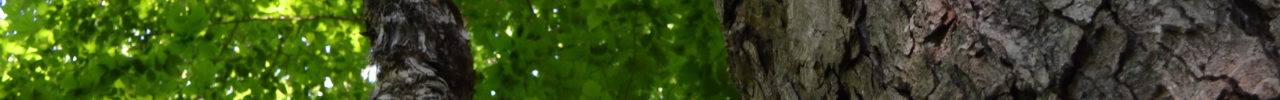
<file: html.html>
<!DOCTYPE html>
<html lang="ja">

<head>
  <meta charset="UTF-8">
  <meta name="viewport" content="width=device-width, initial-scale=1.0">
  <title>HTML</title>
  <link rel="stylesheet" href="css/style.css">
  <link rel="icon" href="favicon.ico" />
  <link rel="apple-touch-icon" href="image/apple-touch-icon.png" sizes="180×180">
  <script src="https://ajax.googleapis.com/ajax/libs/jquery/1.12.4/jquery.min.js"></script>
  <script>

  </script>
</head>

<body>
  <div id="loading" class="loading active">
    <div class="loadingText">Loading...</div>
  </div>
  <header class="header">
    <img src="image/logo-w.png" alt="K-Dictionary">
    <nav>
      <ul>
        <li><a href="">HTML</a></li>
        <li><a href="css.html">CSS</a></li>
        <li><a href="">JavaScript</a></li>
        <li><a href="about.html">ABOUT</a></li>
      </ul>
    </nav>

  </header>
  <div id="humberger">
    <div></div>
    <div></div>
    <div></div>
  </div>
  <ul class="h-menu">
    <li class="menu">～ Menu ～</li>
    <li class="item"><a href="html.html">HTML</a></li>
    <li class="item
        "><a href="css.html">CSS</a></li>
    <li class="item"><a href="javascript.html">JavaScript</a></li>
    <li class="item about"><a href="about.html">ABOUT</a></li>
  </ul>
  <div class="container_index">
    <h1>HTML</h1>
    <img src="/image/dictionary.png">
    <p>ここではＨＴＭＬについて解説します</p>
    <p></p>
    <ul>
      <li><a href="abouthtml.html">HTMLって何？</a></li>
      <li><a href="css.html">CSS</a></li>
      <li><a href="javascript.html">JavaScript</a></li>
    </ul>
  </div>
  <footer>
    <img class="logo" src="/image/3288.png">
    <ul>
      <li><a href="https://twitter.com/hitomidesu888"><img src="/image/twitter.png"></a></li>
      <li><a href="mailto:kakedashi.dictionary@gmail.com"><img src="/image/email.png"></a></li>
      <li></li>
    </ul>

    <p>© All rights reserved by Kakedashi Dictionary.</p>
  </footer>
  <script src="jquery.min.js"></script>
  <script>
    $(window).on('load', function () {
      setTimeout(function () {
        $('#loading').removeClass('active')
      }, 1000);
    })

    $('.h-menu').hide();
    $('#humberger').on('click', function () {
      $('.h-menu').slideToggle();
    })

    $('.h-menu').on('click', function () {
      $('.h-menu').slideToggle();
    })

    $('.html-menu').on('click', function () {
      $('.html').slideToggle();
    })
  </script>
</body>

</html>
</file>
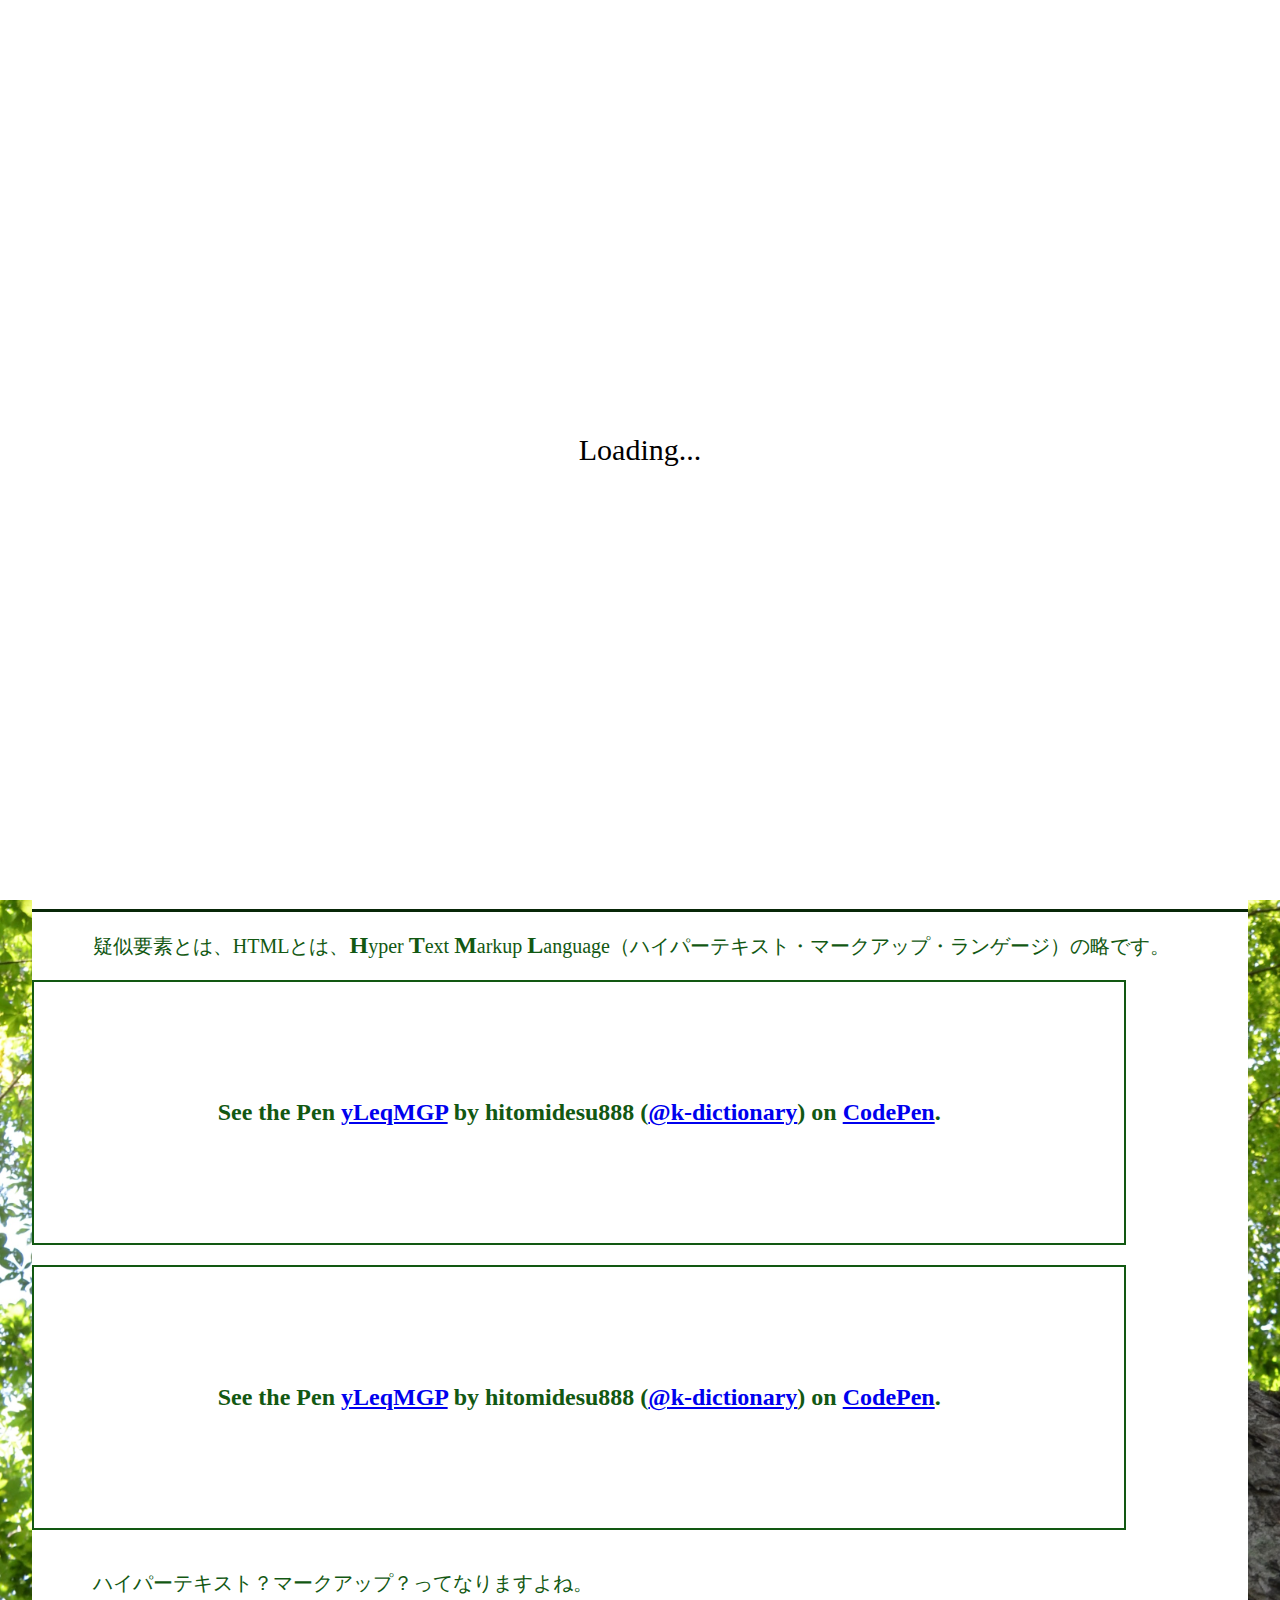
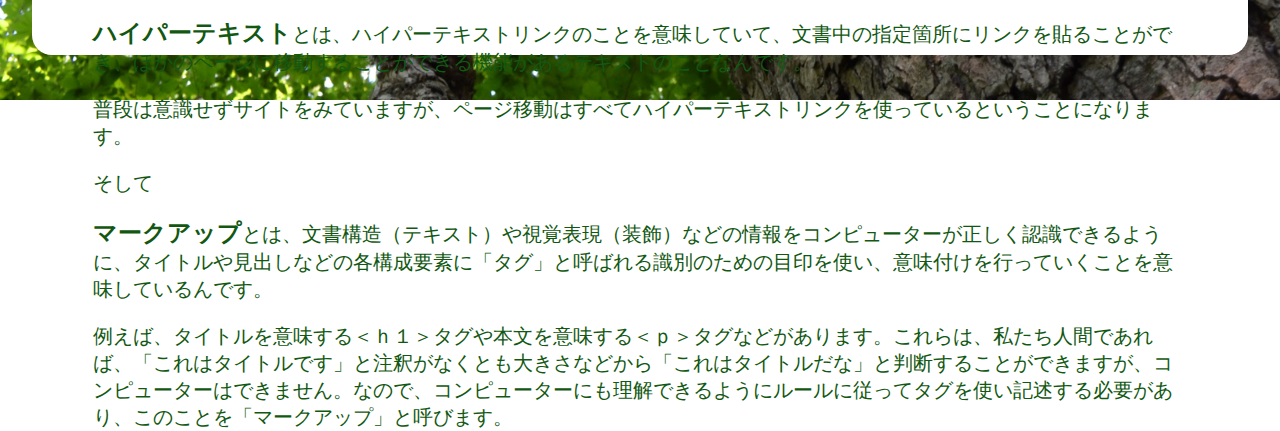
<file: pseudo-elements.html>
<!DOCTYPE html>
<html lang="ja">

<head>
  <meta charset="UTF-8">
  <meta name="viewport" content="width=device-width, initial-scale=1.0">
  <title>HTMLって何？</title>
  <link rel="stylesheet" href="css/style.css">
  <link rel="icon" href="favicon.ico" />
  <link rel="apple-touch-icon" href="image/apple-touch-icon.png" sizes="180×180">
  <script src="https://ajax.googleapis.com/ajax/libs/jquery/1.12.4/jquery.min.js"></script>
  <script>

  </script>
</head>

<body>
  <div id="loading" class="loading active">
    <div class="loadingText">Loading...</div>
  </div>
  <header class="header">
    <img src="image/logo-w.png" alt="K-Dictionary">
    <nav>
      <ul>
        <li><a href="">HTML</a></li>
        <li><a href="css.html">CSS</a></li>
        <li><a href="">JavaScript</a></li>
        <li><a href="about.html">ABOUT</a></li>
      </ul>
    </nav>

  </header>
  <div id="humberger">
    <div></div>
    <div></div>
    <div></div>
  </div>
  <ul class="h-menu">
    <li class="menu">～ Menu ～</li>
    <li class="item"><a href="html.html">HTML</a></li>
    <li class="item
        "><a href="css.html">CSS</a></li>
    <li class="item"><a href="javascript.html">JavaScript</a></li>
    <li class="item about"><a href="about.html">ABOUT</a></li>
  </ul>
  <div class="container_index">
    <h1>疑似要素・疑似クラス</h1>
    <img src="/image/dictionary.png">
    <p>CSSでは7よく使う疑似要素・疑似クラスについて<br>まとめてみました。</p>
    <p></p>
    <div class="section">
      <div>
        <h1>疑似要素ってなあに？</h1>
        <p>疑似要素とは、HTMLとは、<span>H</span>yper <span>T</span>ext <span>M</span>arkup <span>L</span>anguage（ハイパーテキスト・マークアップ・ランゲージ）の略です。</p>
        <p class="codepen" data-height="265" data-theme-id="light" data-default-tab="css,result" data-user="k-dictionary" data-slug-hash="yLeqMGP" style="height: 265px; box-sizing: border-box; display: flex; align-items: center; justify-content: center; border: 2px solid; margin: 1em 0; padding: 1em;" data-pen-title="yLeqMGP">
          <span>See the Pen <a href="https://codepen.io/k-dictionary/pen/yLeqMGP">
          yLeqMGP</a> by hitomidesu888 (<a href="https://codepen.io/k-dictionary">@k-dictionary</a>)
          on <a href="https://codepen.io">CodePen</a>.</span>
        </p>
        <p class="codepen" data-height="265" data-theme-id="dark" data-default-tab="css,result" data-user="k-dictionary" data-slug-hash="yLeqMGP" style="height: 265px; box-sizing: border-box; display: flex; align-items: center; justify-content: center; border: 2px solid; margin: 1em 0; padding: 1em;" data-pen-title="yLeqMGP">
          <span>See the Pen <a href="https://codepen.io/k-dictionary/pen/yLeqMGP">
          yLeqMGP</a> by hitomidesu888 (<a href="https://codepen.io/k-dictionary">@k-dictionary</a>)
          on <a href="https://codepen.io">CodePen</a>.</span>
        </p>
        <script async src="https://static.codepen.io/assets/embed/ei.js"></script>
        <script async src="https://static.codepen.io/assets/embed/ei.js"></script>
        <p>ハイパーテキスト？マークアップ？ってなりますよね。
        </p>
        <p><span>ハイパーテキスト</span>とは、ハイパーテキストリンクのことを意味していて、文書中の指定箇所にリンクを貼ることができ、ほかのページに移動することができる機能があるテキストのことなんです。</p>
        <p>普段は意識せずサイトをみていますが、ページ移動はすべてハイパーテキストリンクを使っているということになります。</p>
        <p>そして</p>
        <p><span>マークアップ</span>とは、文書構造（テキスト）や視覚表現（装飾）などの情報をコンピューターが正しく認識できるように、タイトルや見出しなどの各構成要素に「タグ」と呼ばれる識別のための目印を使い、意味付けを行っていくことを意味しているんです。</p>
        <p>例えば、タイトルを意味する＜ｈ１＞タグや本文を意味する＜ｐ＞タグなどがあります。これらは、私たち人間であれば、「これはタイトルです」と注釈がなくとも大きさなどから「これはタイトルだな」と判断することができますが、コンピューターはできません。なので、コンピューターにも理解できるようにルールに従ってタグを使い記述する必要があり、このことを「マークアップ」と呼びます。
        </p>
      </div>
    </div>
    
  </div>
  
  <footer>
    <img class="logo" src="/image/3288.png">
    <ul>
      <li><a href="https://twitter.com/hitomidesu888"><img src="/image/twitter.png"></a></li>
      <li><a href="mailto:kakedashi.dictionary@gmail.com"><img src="/image/email.png"></a></li>
      <li></li>
    </ul>

    <p>© All rights reserved by Kakedashi Dictionary.</p>
  </footer>
  <script src="jquery.min.js"></script>
  <script>
    $(window).on('load', function () {
      setTimeout(function () {
        $('#loading').removeClass('active')
      }, 1000);
    })

    $('.h-menu').hide();
    $('#humberger').on('click', function () {
      $('.h-menu').slideToggle();
    })

    $('.h-menu').on('click', function () {
      $('.h-menu').slideToggle();
    })

    $('.html-menu').on('click', function () {
      $('.html').slideToggle();
    })
  </script>
</body>

</html>
</file>
<file: css/style.css>
* {
  margin: 0;
  padding: 0;
}

html {
  font-size: 62.5%;
  /* -> 10px */
}

.loading {
  position: fixed;
  top: 0;
  left: 0;
  width: 100%;
  height: 100%;
  background-color: #fff;
  display: -webkit-box;
  display: -ms-flexbox;
  display: flex;
  -webkit-box-align: center;
      -ms-flex-align: center;
          align-items: center;
  -webkit-box-pack: center;
      -ms-flex-pack: center;
          justify-content: center;
  font-size: 30px;
  opacity: 0;
  visibility: hidden;
  -webkit-transition: 0.3s;
  transition: 0.3s;
  z-index: 9999;
}

.loading.active {
  opacity: 1;
  visibility: visible;
}

@-webkit-keyframes flashing {
  50% {
    opacity: .3;
  }
}

@keyframes flashing {
  50% {
    opacity: .3;
  }
}

.loadingText {
  -webkit-animation: 1s flashing infinite;
          animation: 1s flashing infinite;
}

.header {
  position: fixed;
  display: -webkit-box;
  display: -ms-flexbox;
  display: flex;
  height: 85px;
  width: 100%;
  text-decoration: none;
  z-index: 9998;
  top: 0;
  left: 0;
  background-color: #082708;
  opacity: .7;
}

.header .site-logo {
  font-size: 30px;
  color: white;
  position: absolute;
  top: 24px;
  left: 70px;
}

.header img {
  width: 230px;
  position: absolute;
  top: 15px;
  left: 20px;
}

.header nav {
  display: -webkit-box;
  display: -ms-flexbox;
  display: flex;
  margin-left: auto;
  margin-right: auto;
  margin-top: 35px;
}

.header nav a {
  text-decoration: none;
  color: white;
}

.header nav li {
  text-decoration: none;
  list-style: none;
  display: inline;
  margin-left: 90px;
  margin-right: 50px;
  font-size: 20px;
  font-weight: normal;
  font-size: 20px;
}

.header nav li:hover {
  opacity: 0.5;
}

.header nav li:active {
  top: 4px;
  text-shadow: none;
}

#humberger {
  position: absolute;
  position: fixed;
  right: 20px;
  top: 25px;
  border: 2px solid white;
  height: 36px;
  width: 36px;
  display: inline-block;
  -webkit-box-sizing: border-box;
          box-sizing: border-box;
  z-index: 9999;
}

#humberger:hover {
  opacity: 0.5;
}

#humberger div {
  position: absolute;
  left: 4px;
  height: 2px;
  width: 24px;
  background-color: white;
  display: inline-block;
  -webkit-box-sizing: border-box;
          box-sizing: border-box;
  z-index: 9999;
}

#humberger div:nth-of-type(1) {
  top: 8px;
}

#humberger div:nth-of-type(2) {
  top: 16px;
}

#humberger div:nth-of-type(3) {
  top: 24px;
}

.h-m-btn {
  width: 40px;
  height: 40px;
  margin-top: 23px;
  position: absolute;
  right: 20px;
  background-color: #082708;
  border: 2px solid black;
  border-radius: 5px;
}

.h-menu {
  z-index: 9999;
  position: absolute;
  position: fixed;
  right: 0px;
  width: 100%;
  height: 1100px;
  background-color: black;
  opacity: 1.0;
}

.h-menu .menu {
  color: white;
  font-size: 30px;
  text-decoration: none;
  list-style: none;
  text-align: center;
  margin: 60px 0;
}

.h-menu .item {
  margin-top: 0px;
  text-align: center;
  width: 100%;
  color: white;
  border-top: 1px solid white;
}

.h-menu .item:hover {
  opacity: 0.5;
}

.h-menu .item:active {
  top: 4px;
  text-shadow: none;
}

.h-menu .item a {
  list-style: none;
  text-decoration: none;
  color: white;
  display: inline;
  font-size: 30px;
  display: block;
  border-radius: 10px;
  padding: 5px auto;
  letter-spacing: 0.5rem;
}

.h-menu .about {
  border-bottom: 1px solid white;
}

.container_index {
  position: absolute;
  width: 100%;
  height: 1700px;
  background-image: url("/image/cssbgi.JPG");
  background-repeat: no-repeat;
  -webkit-animation: fadein 2s forwards;
          animation: fadein 2s forwards;
  background-size: cover;
  text-align: center;
}

.container_index .aboutme {
  top: 210px;
}

.container_index h1 {
  position: relative;
  left: auto;
  right: auto;
  top: 200px;
  margin-left: 20%;
  margin-right: 20%;
  border-radius: 60px;
  padding-top: 100px;
  padding-bottom: 10px;
  font-size: 45px;
  font-family: "Book Antiqua";
  color: white;
  font-weight: normal;
  letter-spacing: 0.1rem;
  text-shadow: 3px 1px 0px black;
  z-index: 9998;
}

@-webkit-keyframes fadein {
  0% {
    opacity: 0;
  }
  100% {
    opacity: 1;
  }
}

@keyframes fadein {
  0% {
    opacity: 0;
  }
  100% {
    opacity: 1;
  }
}

.container_index .css-h1 {
  letter-spacing: 2rem;
  font-size: 50px;
  top: 230px;
  padding-left: 30px;
}

.container_index img {
  position: relative;
  top: -50px;
  width: 620px;
  z-index: 1;
  opacity: 0.6;
}

.container_index p {
  position: relative;
  top: -270px;
  margin-top: 20px;
  margin-left: 30%;
  margin-right: 30%;
  color: white;
  font-size: 18px;
  text-shadow: 2px 2px 2px black;
  z-index: 9998;
}

.container_index ul {
  display: -webkit-box;
  display: -ms-flexbox;
  display: flex;
  text-decoration: none;
  position: relative;
  top: -200px;
  margin-top: 50px;
  margin-left: auto;
  margin-right: auto;
  width: 90%;
}

.container_index ul li {
  text-decoration: none;
  list-style: none;
  text-align: center;
  margin-top: 30px;
  width: calc(100%/3);
}

.container_index ul li:hover {
  opacity: 0.6;
}

.container_index ul li:active {
  top: 4px;
  text-shadow: none;
}

.container_index ul li a {
  text-decoration: none;
  color: black;
  background-color: white;
  padding: 20px 20px 20px 20px;
  font-size: 40px;
  border-radius: 30px;
  opacity: .7;
  display: block;
  margin: 20px 20px;
}

.container_index .ul-css {
  margin-top: 150px;
}

.container_index .section {
  margin-top: 50px;
  display: -webkit-box;
  display: -ms-flexbox;
  display: flex;
  -webkit-box-pack: center;
      -ms-flex-pack: center;
          justify-content: center;
  -webkit-box-align: center;
      -ms-flex-align: center;
          align-items: center;
}

.container_index .section div {
  background-color: white;
  width: 95%;
  height: 900px;
  border-radius: 20px;
}

.container_index .section div h1 {
  position: static;
  font-size: 3.2rem;
  color: #082708;
  text-shadow: none;
  text-align: left;
  margin: 0;
  padding-left: 60px;
  border-bottom: solid;
  border-radius: 0px;
}

.container_index .section div p {
  position: static;
  text-shadow: none;
  color: #125812;
  text-align: left;
  width: 90%;
  margin: auto;
  -webkit-box-align: center;
      -ms-flex-align: center;
          align-items: center;
  padding-top: 20px;
  font-size: 2rem;
}

.container_index .section div p span {
  font-weight: bold;
  font-size: 2.4rem;
}

.container-about {
  background-color: white;
  width: 90%;
  height: 500px;
  margin-left: auto;
  margin-right: auto;
  border-radius: 10px;
  opacity: .8;
}

.container-about p {
  top: 80px;
  color: black;
  text-shadow: none;
  z-index: 9999;
}

footer {
  position: fixed;
  bottom: 0px;
  left: 0px;
  height: 100px;
  width: 100%;
  text-align: center;
  background-color: #082708;
  z-index: 9997;
  opacity: .8;
  color: white;
}

footer img {
  margin-top: 20px;
  width: 2%;
}

footer ul {
  position: absolute;
  top: -15px;
  left: 50px;
  list-style: none;
  text-decoration: none;
  font-size: 24px;
  -webkit-box-orient: horizontal;
  -webkit-box-direction: normal;
      -ms-flex-direction: row;
          flex-direction: row;
}

footer ul li {
  display: -webkit-box;
  display: -ms-flexbox;
  display: flex;
  -webkit-box-orient: horizontal;
  -webkit-box-direction: normal;
      -ms-flex-direction: row;
          flex-direction: row;
  display: inline;
  margin-left: 50px;
}

footer ul li:hover {
  opacity: 0.6;
}

footer ul li:active {
  top: 4px;
  text-shadow: none;
}

footer ul li a {
  text-decoration: none;
  color: white;
  -webkit-box-orient: horizontal;
  -webkit-box-direction: normal;
      -ms-flex-direction: row;
          flex-direction: row;
}

footer ul li a img {
  width: 100px;
  position: relative;
  top: 15px;
  z-index: 9998;
}

footer p {
  margin-top: 10px;
  opacity: .8;
}

.container {
  display: -webkit-box;
  display: -ms-flexbox;
  display: flex;
}

.container .code {
  background-color: #213b21;
  width: 50%;
  height: 800px;
  color: white;
  position: relative;
}

.container .code h1 {
  text-align: center;
  margin-top: 140px;
  max-width: 80%;
  margin-left: auto;
  margin-right: auto;
  border: 2px solid white;
  border-radius: 20px;
  font-family: 'Yu Gothic';
  font-weight: bold;
  color: #213b21;
  background-color: white;
}

.container .code p {
  margin-top: 40px;
  margin-left: 45px;
  font-size: 23px;
  text-align: left;
}

.container .code p span {
  border-bottom: 2px solid;
}

.container .code .a1 {
  color: yellow;
  position: relative;
  left: 0px;
}

.container .code .a2 {
  position: relative;
  left: 25px;
  color: skyblue;
}

.container .code .a3 {
  color: pink;
  position: relative;
  left: 60px;
}

.container .code .border {
  border-bottom: none;
  margin-top: 0px;
}

.container .code .css1 {
  text-align: left;
  font-size: 30px;
  letter-spacing: 0.3em;
}

.container .code .css1-2 {
  margin-top: 5px;
  font-size: 30px;
  text-align: left;
  margin-left: 275px;
}

.container .code .n2 {
  margin-left: 53px;
}

.container .code .n3 {
  margin-left: 60px;
}

.container .code .a1-1 {
  margin-top: 0px;
  margin-left: 60px;
  text-align: left;
  position: relative;
  font-size: 20px;
}

.container .code .a1-1 .n1-word {
  position: absolute;
  left: 190px;
  border-bottom: none;
  color: yellow;
}

.container .code .a1-1 .n2-word {
  position: absolute;
  left: 310px;
  border-bottom: none;
  color: skyblue;
}

.container .code .a1-1 .n3-word {
  position: absolute;
  left: 455px;
  border-bottom: none;
  color: pink;
}

.container .code .css2 {
  text-align: left;
  font-size: 30px;
  letter-spacing: 0.1em;
}

.container .code .css2-2 {
  margin-top: 5px;
  font-size: 30px;
  text-align: left;
  margin-left: 0px;
  position: relative;
}

.container .code .css2-2 .n0 {
  position: absolute;
  left: 260px;
  color: lightgreen;
}

.container .code .css2-2 .n1 {
  position: absolute;
  left: 383px;
}

.container .code .css2-2 .n2 {
  position: absolute;
  left: 410px;
}

.container .code .css2-2 .n3 {
  position: absolute;
  left: 505px;
}

.container .code .a2-1 {
  margin-top: 50px;
  margin-left: 60px;
  text-align: left;
  position: relative;
  font-size: 20px;
}

.container .code .a2-1 .a0 {
  position: absolute;
  left: 175px;
  color: lightgreen;
}

.container .code .a2-1 .a1 {
  position: absolute;
  left: 293px;
}

.container .code .a2-1 .a2 {
  position: absolute;
  left: 377px;
}

.container .code .a2-1 .a3 {
  position: absolute;
  left: 490px;
}

.container .hyouji {
  background-color: #85d189;
  width: 50%;
  height: 800px;
  position: relative;
}

.container .hyouji .hako1 {
  position: absolute;
  left: 45%;
  top: 150px;
  font-size: 30px;
}

.container .hyouji .hako2 {
  top: 400px;
  position: absolute;
  left: 45%;
  font-size: 30px;
}

.container .hyouji .css1 {
  border: 2px solid black;
  margin-top: 215px;
  margin-left: auto;
  margin-right: auto;
  max-width: 80%;
  text-align: center;
  font-size: 30px;
}

.container .hyouji .css2 {
  border-bottom: 2px solid black;
  margin-top: 185px;
  margin-left: auto;
  margin-right: auto;
  max-width: 80%;
  text-align: center;
  font-size: 30px;
}

@media screen and (max-width: 870px) {
  .header {
    position: fixed;
    text-align: center;
  }
  .header nav {
    display: none;
  }
  .header img {
    max-width: 50%;
    margin-top: 2px;
  }
  .h-menu {
    width: 100%;
  }
  footer {
    height: 100px;
  }
  footer .logo {
    display: none;
  }
  footer ul {
    top: -30px;
    text-align: center;
    left: 0;
    -webkit-box-pack: center;
        -ms-flex-pack: center;
            justify-content: center;
    margin: 0;
    display: -webkit-box;
    display: -ms-flexbox;
    display: flex;
    -ms-flex-wrap: wrap;
        flex-wrap: wrap;
    width: 100%;
  }
  footer ul li {
    margin: 0;
    padding: 0;
  }
  footer ul li a img {
    width: 90px;
    display: inline-block;
    padding: 0 45px;
  }
  footer p {
    position: relative;
    top: 60px;
  }
  .container_index {
    background-size: cover;
    width: 100%;
    height: 1100px;
  }
  .container_index h1 {
    font-size: 30px;
    top: 105px;
  }
  .container_index .css-h1 {
    font-size: 30px;
    top: 90px;
    padding-left: 0px;
    letter-spacing: 0.5rem;
  }
  .container_index img {
    width: 300px;
    top: -57px;
  }
  .container_index p {
    display: none;
  }
  .container_index ul {
    width: auto;
    top: -90px;
    -webkit-box-orient: vertical;
    -webkit-box-direction: normal;
        -ms-flex-direction: column;
            flex-direction: column;
    -webkit-box-align: center;
        -ms-flex-align: center;
            align-items: center;
  }
  .container_index ul li {
    width: 90%;
  }
  .container_index ul li a {
    text-align: center;
    font-size: 18px;
    display: block;
    width: 90%;
    margin: 0px auto;
    letter-spacing: 0.3rem;
  }
  .container_index .ul-css {
    margin-top: 50px;
  }
  .container_index .aboutme {
    top: 80px;
  }
  .container_index .container-about {
    text-align: left;
    width: 100%;
  }
  .container_index .container-about p {
    text-align: center;
    display: block;
    margin: 15px 20px;
    font-size: 15px;
  }
  .container_index .container-about img {
    display: none;
  }
  .container_index .section {
    height: 700px;
  }
  .container_index .section p {
    display: block;
  }
  .profile {
    display: none;
  }
  .container {
    -webkit-box-orient: vertical;
    -webkit-box-direction: normal;
        -ms-flex-direction: column;
            flex-direction: column;
    width: 100%;
  }
  .container .code {
    width: 100%;
    height: 700px;
  }
  .container .code h1 {
    font-size: 20px;
  }
  .container .code p {
    font-size: 17px;
    letter-spacing: 0rem;
    margin-left: 20px;
  }
  .container .code .css1 {
    font-size: 25px;
    letter-spacing: normal;
    text-align: left;
    margin: 0;
    padding: 0;
    margin-left: 30px;
    margin-top: 20px;
  }
  .container .code .css1-2 {
    margin-left: 0;
  }
  .container .code .css1-2 .n1 {
    left: 140px;
  }
  .container .code .css1-2 .n2 {
    left: 110px;
  }
  .container .code .css1-2 .n3 {
    left: 70px;
  }
  .container .code .a1-1 {
    font-size: 15px;
  }
  .container .code .a1-1 .n1-word {
    padding: 0;
    position: absolute;
    margin: 0;
    left: 60px;
  }
  .container .code .a1-1 .n2-word {
    padding: 0;
    margin: 0;
    left: 130px;
  }
  .container .code .a1-1 .n3-word {
    padding: 0;
    margin: 0;
    left: 200px;
  }
  .container .code .css2 {
    font-size: 22px;
    letter-spacing: normal;
    text-align: left;
    margin: 0;
    padding: 0;
    margin-left: 30px;
    margin-top: 20px;
  }
  .container .code .css2-2 {
    margin-left: 0;
  }
  .container .code .css2-2 .n0 {
    position: absolute;
    left: 140px;
  }
  .container .code .css2-2 .n1 {
    left: 220px;
  }
  .container .code .css2-2 .n2 {
    left: 220px;
  }
  .container .code .css2-2 .n3 {
    left: 270px;
  }
  .container .code .a2-1 {
    font-size: 15px;
  }
  .container .code .a2-1 .a0 {
    left: 65px;
  }
  .container .code .a2-1 .a1 {
    left: 145px;
  }
  .container .code .a2-1 .a2 {
    left: 210px;
  }
  .container .code .a2-1 .a3 {
    left: 275px;
  }
  .container .hyouji {
    width: 100%;
    height: 500px;
  }
  .container .hyouji .css1 {
    margin-top: 50px;
    font-size: 20px;
  }
  .container .hyouji .css2 {
    font-size: 20px;
  }
}
/*# sourceMappingURL=style.css.map */
</file>
